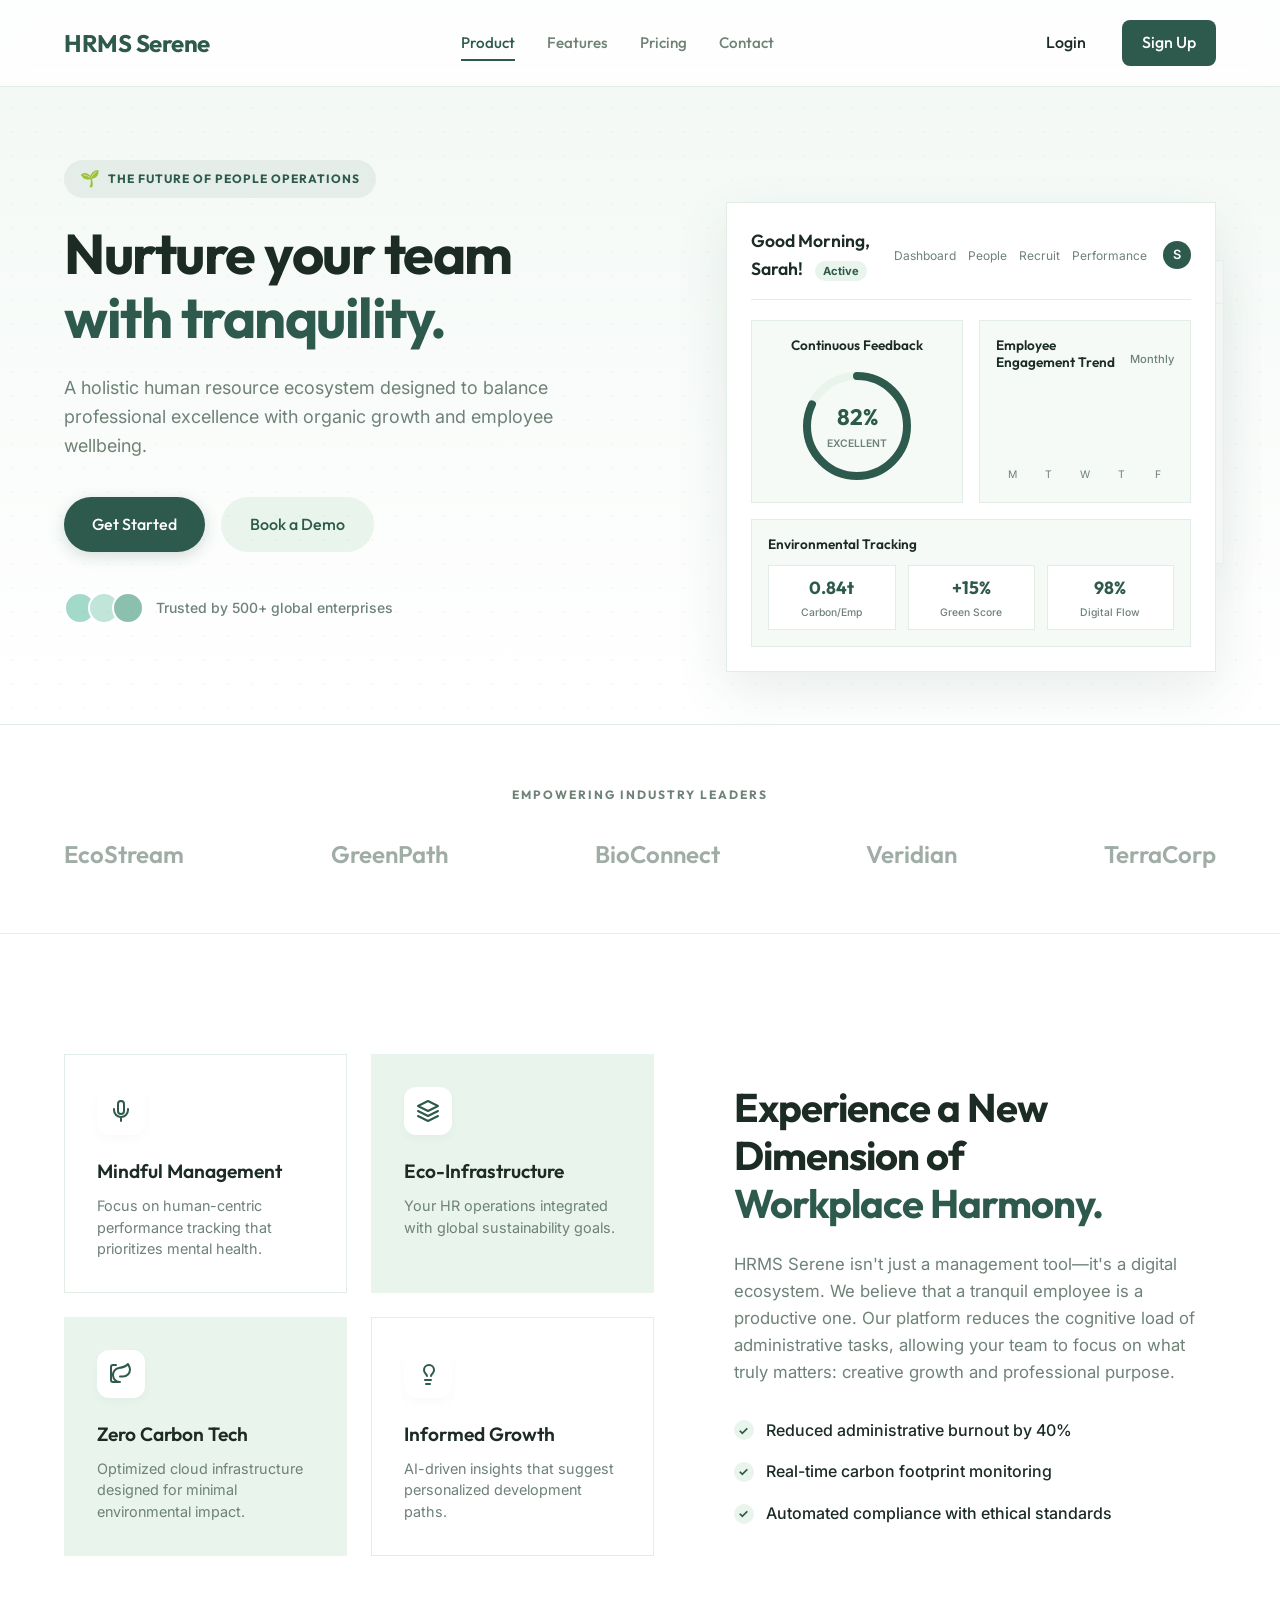
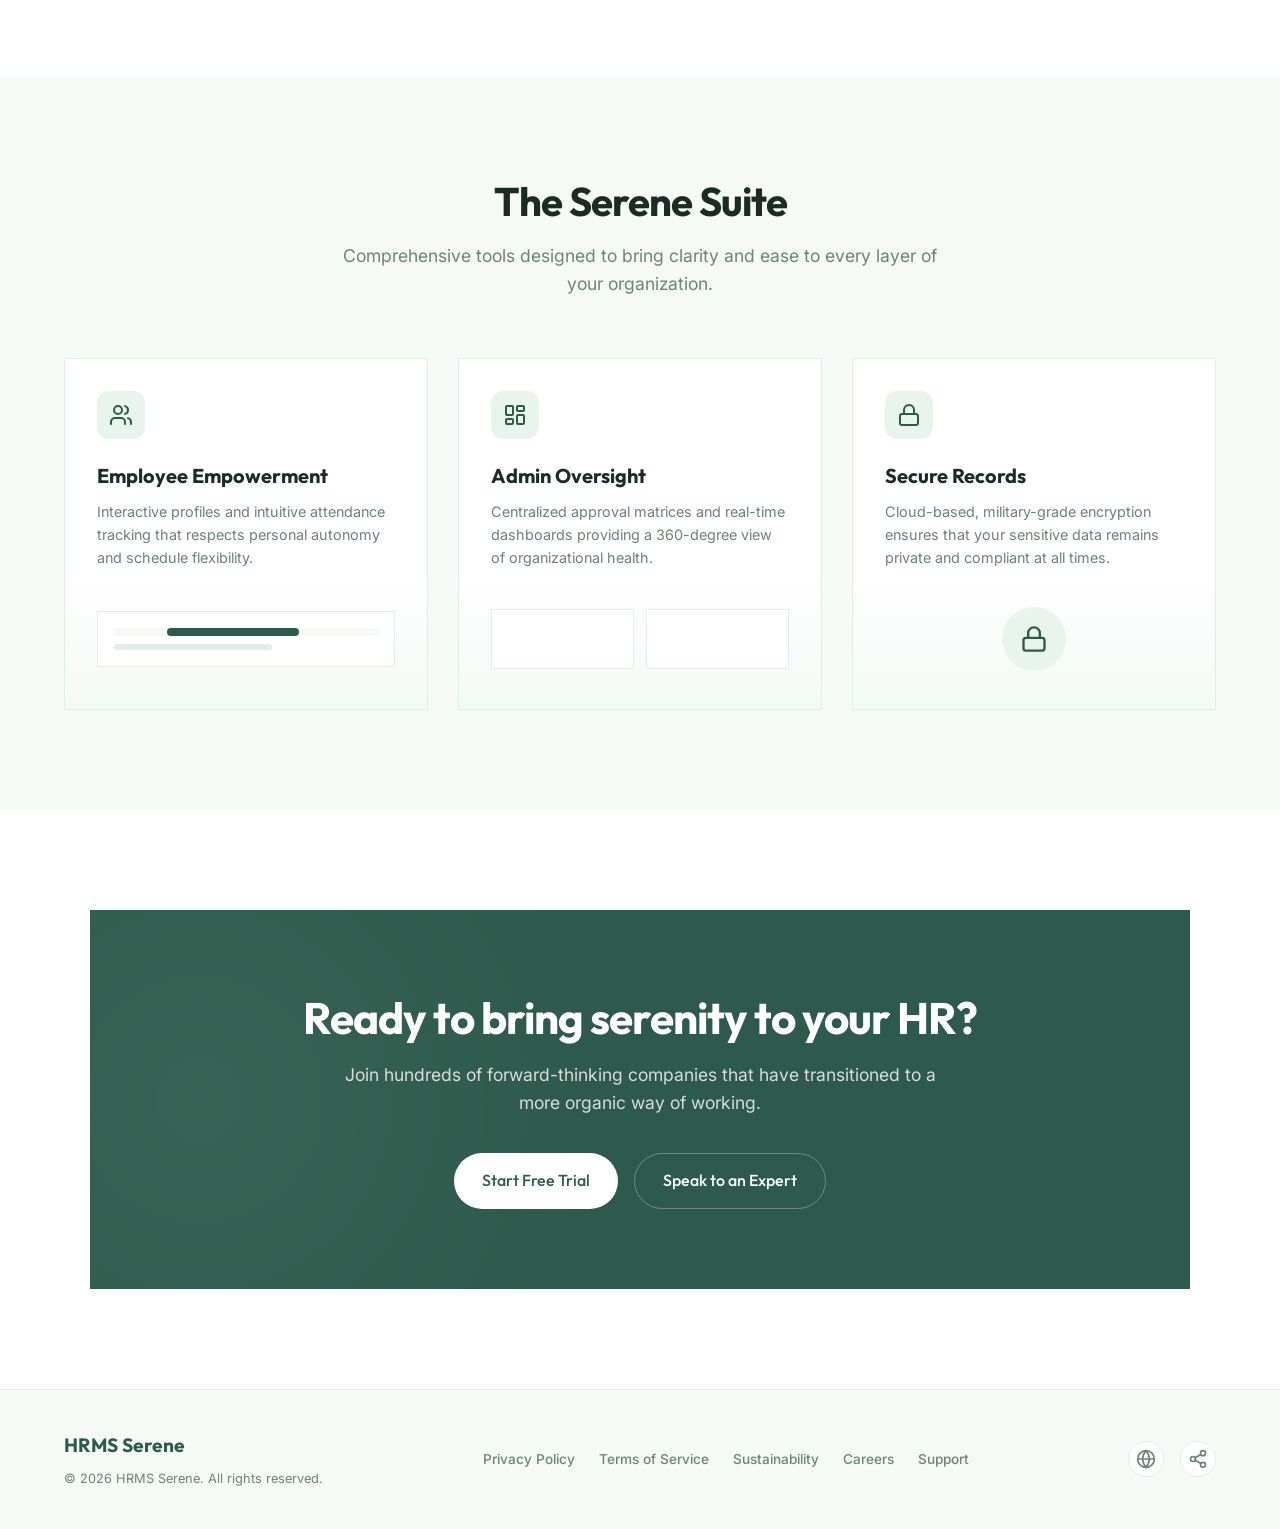
<file: templates/index.html>
<!DOCTYPE html>
<html lang="en">

<head>
    <meta charset="UTF-8">
    <meta name="viewport" content="width=device-width, initial-scale=1.0">
    <title>HRMS Serene - Nurture Your Team with Tranquility</title>
    <link rel="preconnect" href="https://fonts.googleapis.com">
    <link rel="preconnect" href="https://fonts.gstatic.com" crossorigin>
    <link
        href="https://fonts.googleapis.com/css2?family=Inter:wght@400;500;600&family=Outfit:wght@400;500;600;700&display=swap"
        rel="stylesheet">
    <link rel="stylesheet" href="../static/css/style.css">
</head>

<body>

    <!-- Header Navbar -->
    <header class="navbar">
        <div class="nav-container">
            <div class="logo">
                <span class="logo-text"><a href="index.html">HRMS Serene</a></span>
            </div>
            <nav class="nav-menu" id="navMenu">
                <a href="#product" class="nav-link active">Product</a>
                <a href="#features" class="nav-link">Features</a>
                <a href="#pricing" class="nav-link">Pricing</a>
                <a href="#contact" class="nav-link">Contact</a>
            </nav>
            <div class="nav-actions">
                <a href="signin.html" class="btn-login">Login</a>
                <a href="sign_up.html" class="btn-signup">Sign Up</a>
            </div>
            <button class="menu-toggle" id="menuToggle" aria-label="Toggle Navigation Menu">
                <span></span>
                <span></span>
                <span></span>
            </button>
        </div>
    </header>

    <main>
        <!-- Hero Section -->
        <section class="hero-section" id="product">
            <div class="hero-container">
                <div class="hero-content">
                    <div class="hero-badge">
                        <span class="badge-icon">🌱</span>
                        <span class="badge-text">THE FUTURE OF PEOPLE OPERATIONS</span>
                    </div>
                    <h1 class="hero-title">Nurture your team <br><span class="highlight-text">with tranquility.</span>
                    </h1>
                    <p class="hero-description">
                        A holistic human resource ecosystem designed to balance professional excellence with organic
                        growth and employee wellbeing.
                    </p>
                    <div class="hero-buttons">
                        <a href="sign_up.html" class="btn-primary">Get Started</a>
                        <a href="#demo" class="btn-secondary">Book a Demo</a>
                    </div>
                    <div class="hero-trust">
                        <div class="avatar-group">
                            <span class="avatar" style="background-color: #a3d9c9;"></span>
                            <span class="avatar" style="background-color: #c2e5d9;"></span>
                            <span class="avatar" style="background-color: #8bbfae;"></span>
                        </div>
                        <span class="trust-text">Trusted by 500+ global enterprises</span>
                    </div>
                </div>

                <div class="hero-visual">
                    <div class="dashboard-preview-container">
                        <!-- Main Dashboard Mockup Card -->
                        <div class="dashboard-card main-card">
                            <div class="db-header">
                                <div class="db-header-left">
                                    <span class="db-greeting">Good Morning, Sarah!</span>
                                    <span class="db-status-badge">Active</span>
                                </div>
                                <div class="db-header-right">
                                    <div class="db-nav-items">
                                        <span>Dashboard</span>
                                        <span>People</span>
                                        <span>Recruit</span>
                                        <span>Performance</span>
                                    </div>
                                    <div class="db-avatar">S</div>
                                </div>
                            </div>

                            <div class="db-grid">
                                <!-- Continuous Feedback Widget -->
                                <div class="db-widget feedback-widget">
                                    <h3 class="widget-title">Continuous Feedback</h3>
                                    <div class="progress-ring-container">
                                        <svg class="progress-ring" width="120" height="120">
                                            <circle class="progress-ring-bg" stroke="#e8f4ec" stroke-width="8"
                                                fill="transparent" r="50" cx="60" cy="60" />
                                            <circle class="progress-ring-bar" stroke="#2d5a4c" stroke-width="8"
                                                stroke-dasharray="314.16" stroke-dashoffset="56.55"
                                                stroke-linecap="round" fill="transparent" r="50" cx="60" cy="60" />
                                        </svg>
                                        <div class="progress-ring-text">
                                            <span class="progress-percent">82%</span>
                                            <span class="progress-label">Excellent</span>
                                        </div>
                                    </div>
                                </div>

                                <!-- Employee Engagement Widget -->
                                <div class="db-widget engagement-widget">
                                    <div class="widget-header">
                                        <h3 class="widget-title">Employee Engagement Trend</h3>
                                        <span class="widget-period">Monthly</span>
                                    </div>
                                    <div class="chart-container">
                                        <div class="chart-bar-container">
                                            <div class="chart-bar" style="height: 45%;"></div>
                                            <span class="chart-label">M</span>
                                        </div>
                                        <div class="chart-bar-container">
                                            <div class="chart-bar" style="height: 60%;"></div>
                                            <span class="chart-label">T</span>
                                        </div>
                                        <div class="chart-bar-container">
                                            <div class="chart-bar" style="height: 50%;"></div>
                                            <span class="chart-label">W</span>
                                        </div>
                                        <div class="chart-bar-container">
                                            <div class="chart-bar" style="height: 80%;"></div>
                                            <span class="chart-label">T</span>
                                        </div>
                                        <div class="chart-bar-container">
                                            <div class="chart-bar" style="height: 75%;"></div>
                                            <span class="chart-label">F</span>
                                        </div>
                                    </div>
                                </div>

                                <!-- Environmental Tracking Widget -->
                                <div class="db-widget env-widget">
                                    <h3 class="widget-title">Environmental Tracking</h3>
                                    <div class="env-metrics">
                                        <div class="env-metric-item">
                                            <span class="env-metric-value">0.84t</span>
                                            <span class="env-metric-label">Carbon/Emp</span>
                                        </div>
                                        <div class="env-metric-item">
                                            <span class="env-metric-value">+15%</span>
                                            <span class="env-metric-label">Green Score</span>
                                        </div>
                                        <div class="env-metric-item">
                                            <span class="env-metric-value">98%</span>
                                            <span class="env-metric-label">Digital Flow</span>
                                        </div>
                                    </div>
                                </div>
                            </div>
                        </div>
                        <!-- Secondary Card Peeking Behind -->
                        <div class="dashboard-card secondary-card">
                            <div class="db-header">
                                <div class="db-header-left">
                                    <span class="db-greeting">Recent Onboarding</span>
                                </div>
                            </div>
                        </div>
                    </div>
                </div>
            </div>
        </section>

        <!-- Logo Cloud Section -->
        <section class="logo-cloud-section">
            <div class="container">
                <p class="logo-cloud-title">EMPOWERING INDUSTRY LEADERS</p>
                <div class="logo-grid">
                    <span class="logo-item">EcoStream</span>
                    <span class="logo-item">GreenPath</span>
                    <span class="logo-item">BioConnect</span>
                    <span class="logo-item">Veridian</span>
                    <span class="logo-item">TerraCorp</span>
                </div>
            </div>
        </section>

        <!-- Features Grid & Right Side Content -->
        <section class="features-section" id="features">
            <div class="features-container">
                <div class="features-grid">
                    <!-- Card 1: Mindful Management -->
                    <div class="feature-card white-bg">
                        <div class="feature-icon-wrapper">
                            <svg width="24" height="24" viewBox="0 0 24 24" fill="none" stroke="#2d5a4c"
                                stroke-width="2" stroke-linecap="round" stroke-linejoin="round">
                                <path d="M12 2a3 3 0 0 0-3 3v7a3 3 0 0 0 6 0V5a3 3 0 0 0-3-3Z" />
                                <path d="M19 10v1a7 7 0 0 1-14 0v-1" />
                                <line x1="12" x2="12" y1="19" y2="22" />
                            </svg>
                        </div>
                        <h3 class="feature-card-title">Mindful Management</h3>
                        <p class="feature-card-description">Focus on human-centric performance tracking that prioritizes
                            mental health.</p>
                    </div>

                    <!-- Card 2: Eco-Infrastructure -->
                    <div class="feature-card green-bg">
                        <div class="feature-icon-wrapper">
                            <svg width="24" height="24" viewBox="0 0 24 24" fill="none" stroke="#2d5a4c"
                                stroke-width="2" stroke-linecap="round" stroke-linejoin="round">
                                <path d="M12 2L2 7l10 5 10-5-10-5z" />
                                <path d="M2 17l10 5 10-5" />
                                <path d="M2 12l10 5 10-5" />
                            </svg>
                        </div>
                        <h3 class="feature-card-title">Eco-Infrastructure</h3>
                        <p class="feature-card-description">Your HR operations integrated with global sustainability
                            goals.</p>
                    </div>

                    <!-- Card 3: Zero Carbon Tech -->
                    <div class="feature-card green-bg">
                        <div class="feature-icon-wrapper">
                            <svg width="24" height="24" viewBox="0 0 24 24" fill="none" stroke="#2d5a4c"
                                stroke-width="2" stroke-linecap="round" stroke-linejoin="round">
                                <path
                                    d="M11 20A7 7 0 0 1 9.8 6.1C15.5 5 17 4.48 19 2c1 2 2 3.5 2 5.5a7 7 0 0 1-7 7h-3" />
                                <path d="M9 20H4a2 2 0 0 1-2-2V5a2 2 0 0 1 2-2h3" />
                            </svg>
                        </div>
                        <h3 class="feature-card-title">Zero Carbon Tech</h3>
                        <p class="feature-card-description">Optimized cloud infrastructure designed for minimal
                            environmental impact.</p>
                    </div>

                    <!-- Card 4: Informed Growth -->
                    <div class="feature-card white-bg">
                        <div class="feature-icon-wrapper">
                            <svg width="24" height="24" viewBox="0 0 24 24" fill="none" stroke="#2d5a4c"
                                stroke-width="2" stroke-linecap="round" stroke-linejoin="round">
                                <path
                                    d="M15 14c.2-1 .7-1.7 1.5-2.5 1-.9 1.5-2.2 1.5-3.5A5 5 0 0 0 8 8c0 1 .3 2.2 1.5 3.5.7.7 1.3 1.5 1.5 2.5" />
                                <path d="M9 18h6" />
                                <path d="M10 22h4" />
                            </svg>
                        </div>
                        <h3 class="feature-card-title">Informed Growth</h3>
                        <p class="feature-card-description">AI-driven insights that suggest personalized development
                            paths.</p>
                    </div>
                </div>

                <div class="features-content">
                    <h2 class="features-title">Experience a New Dimension of <br><span class="highlight-text">Workplace
                            Harmony.</span></h2>
                    <p class="features-description">
                        HRMS Serene isn't just a management tool—it's a digital ecosystem. We believe that a tranquil
                        employee is a productive one. Our platform reduces the cognitive load of administrative tasks,
                        allowing your team to focus on what truly matters: creative growth and professional purpose.
                    </p>
                    <ul class="features-list">
                        <li>
                            <span class="check-icon">✓</span>
                            <span>Reduced administrative burnout by 40%</span>
                        </li>
                        <li>
                            <span class="check-icon">✓</span>
                            <span>Real-time carbon footprint monitoring</span>
                        </li>
                        <li>
                            <span class="check-icon">✓</span>
                            <span>Automated compliance with ethical standards</span>
                        </li>
                    </ul>
                </div>
            </div>
        </section>

        <!-- The Serene Suite Section -->
        <section class="suite-section" id="pricing">
            <div class="suite-container">
                <div class="suite-header">
                    <h2 class="suite-title">The Serene Suite</h2>
                    <p class="suite-subtitle">Comprehensive tools designed to bring clarity and ease to every layer of
                        your organization.</p>
                </div>

                <div class="suite-grid">
                    <!-- Suite Card 1 -->
                    <div class="suite-card">
                        <div class="suite-card-top">
                            <div class="suite-icon-wrapper">
                                <svg width="24" height="24" viewBox="0 0 24 24" fill="none" stroke="#2d5a4c"
                                    stroke-width="2" stroke-linecap="round" stroke-linejoin="round">
                                    <path d="M16 21v-2a4 4 0 0 0-4-4H6a4 4 0 0 0-4 4v2" />
                                    <circle cx="9" cy="7" r="4" />
                                    <path d="M22 21v-2a4 4 0 0 0-3-3.87" />
                                    <path d="M16 3.13a4 4 0 0 1 0 7.75" />
                                </svg>
                            </div>
                            <h3 class="suite-card-title">Employee Empowerment</h3>
                            <p class="suite-card-description">Interactive profiles and intuitive attendance tracking
                                that respects personal autonomy and schedule flexibility.</p>
                        </div>
                        <div class="suite-illustration">
                            <div class="timeline-visual">
                                <div class="timeline-bar-full">
                                    <div class="timeline-active-segment"></div>
                                </div>
                                <div class="timeline-bar-sub"></div>
                            </div>
                        </div>
                    </div>

                    <!-- Suite Card 2 -->
                    <div class="suite-card">
                        <div class="suite-card-top">
                            <div class="suite-icon-wrapper">
                                <svg width="24" height="24" viewBox="0 0 24 24" fill="none" stroke="#2d5a4c"
                                    stroke-width="2" stroke-linecap="round" stroke-linejoin="round">
                                    <rect x="3" y="3" width="7" height="9" rx="1" />
                                    <rect x="14" y="3" width="7" height="5" rx="1" />
                                    <rect x="14" y="12" width="7" height="9" rx="1" />
                                    <rect x="3" y="16" width="7" height="5" rx="1" />
                                </svg>
                            </div>
                            <h3 class="suite-card-title">Admin Oversight</h3>
                            <p class="suite-card-description">Centralized approval matrices and real-time dashboards
                                providing a 360-degree view of organizational health.</p>
                        </div>
                        <div class="suite-illustration">
                            <div class="admin-oversight-visual">
                                <div class="oversight-box"></div>
                                <div class="oversight-box"></div>
                            </div>
                        </div>
                    </div>

                    <!-- Suite Card 3 -->
                    <div class="suite-card">
                        <div class="suite-card-top">
                            <div class="suite-icon-wrapper">
                                <svg width="24" height="24" viewBox="0 0 24 24" fill="none" stroke="#2d5a4c"
                                    stroke-width="2" stroke-linecap="round" stroke-linejoin="round">
                                    <rect x="3" y="11" width="18" height="11" rx="2" ry="2" />
                                    <path d="M7 11V7a5 5 0 0 1 10 0v4" />
                                </svg>
                            </div>
                            <h3 class="suite-card-title">Secure Records</h3>
                            <p class="suite-card-description">Cloud-based, military-grade encryption ensures that your
                                sensitive data remains private and compliant at all times.</p>
                        </div>
                        <div class="suite-illustration">
                            <div class="secure-records-visual">
                                <div class="lock-circle">
                                    <svg width="28" height="28" viewBox="0 0 24 24" fill="none" stroke="#2d5a4c"
                                        stroke-width="2" stroke-linecap="round" stroke-linejoin="round">
                                        <rect x="3" y="11" width="18" height="11" rx="2" ry="2" />
                                        <path d="M7 11V7a5 5 0 0 1 10 0v4" />
                                    </svg>
                                </div>
                            </div>
                        </div>
                    </div>
                </div>
            </div>
        </section>

        <!-- Call To Action (CTA) Section -->
        <section class="cta-section" id="contact">
            <div class="cta-container">
                <h2 class="cta-title">Ready to bring serenity to your HR?</h2>
                <p class="cta-subtitle">Join hundreds of forward-thinking companies that have transitioned to a more
                    organic way of working.</p>
                <div class="cta-buttons">
                    <a href="signup.html" class="btn-cta-primary">Start Free Trial</a>
                    <a href="#demo" class="btn-cta-secondary">Speak to an Expert</a>
                </div>
            </div>
        </section>
    </main>

    <!-- Footer -->
    <footer class="footer">
        <div class="footer-container">
            <div class="footer-left">
                <span class="footer-logo">HRMS Serene</span>
                <span class="footer-copy">© 2026 HRMS Serene. All rights reserved.</span>
            </div>
            <div class="footer-links">
                <a href="#privacy">Privacy Policy</a>
                <a href="#terms">Terms of Service</a>
                <a href="#sustainability">Sustainability</a>
                <a href="#careers">Careers</a>
                <a href="#support">Support</a>
            </div>
            <div class="footer-actions">
                <a href="#globe" class="footer-icon-link" aria-label="Globe">
                    <svg width="20" height="20" viewBox="0 0 24 24" fill="none" stroke="currentColor" stroke-width="2"
                        stroke-linecap="round" stroke-linejoin="round">
                        <circle cx="12" cy="12" r="10" />
                        <line x1="2" y1="12" x2="22" y2="12" />
                        <path
                            d="M12 2a15.3 15.3 0 0 1 4 10 15.3 15.3 0 0 1-4 10 15.3 15.3 0 0 1-4-10 15.3 15.3 0 0 1 4-10z" />
                    </svg>
                </a>
                <a href="#share" class="footer-icon-link" aria-label="Share">
                    <svg width="20" height="20" viewBox="0 0 24 24" fill="none" stroke="currentColor" stroke-width="2"
                        stroke-linecap="round" stroke-linejoin="round">
                        <circle cx="18" cy="5" r="3" />
                        <circle cx="6" cy="12" r="3" />
                        <circle cx="18" cy="19" r="3" />
                        <line x1="8.59" y1="13.51" x2="15.42" y2="17.49" />
                        <line x1="15.41" y1="6.51" x2="8.59" y2="10.49" />
                    </svg>
                </a>
            </div>
        </div>
    </footer>

    <script src="../static/js/index.js"></script>
</body>

</html>
</file>
<file: static/css/style.css>
/* HRMS Serene - Custom CSS stylesheet */

/* Reset & Variables */
:root {
    --primary: #2d5a4c;
    --primary-hover: #1e3e34;
    --primary-light: #e8f4ec;
    --primary-light-hover: #d5ebdcf5;
    
    --bg-light: #f5faf6;
    --white: #ffffff;
    --text-main: #1c2b24;
    --text-muted: #6e8277;
    --border-color: #e2ede6;
    
    --shadow-sm: 0 4px 10px rgba(45, 90, 76, 0.03);
    --shadow-md: 0 10px 30px rgba(45, 90, 76, 0.06);
    --shadow-lg: 0 20px 50px rgba(45, 90, 76, 0.1);
    
    --font-heading: 'Outfit', sans-serif;
    --font-body: 'Inter', sans-serif;
    
    --transition: all 0.3s cubic-bezier(0.4, 0, 0.2, 1);
}

* {
    margin: 0;
    padding: 0;
    box-sizing: border-box;
}

html {
    scroll-behavior: smooth;
}

body {
    font-family: var(--font-body);
    background-color: var(--white);
    color: var(--text-main);
    line-height: 1.6;
    overflow-x: hidden;
    -webkit-font-smoothing: antialiased;
}

/* Typography */
h1, h2, h3, h4 {
    font-family: var(--font-heading);
    font-weight: 700;
    color: var(--text-main);
    line-height: 1.25;
}

a {
    text-decoration: none;
    color: inherit;
    transition: var(--transition);
}

ul {
    list-style: none;
}

/* Custom Buttons */
.btn-primary {
    display: inline-flex;
    align-items: center;
    justify-content: center;
    background-color: var(--primary);
    color: var(--white) !important;
    padding: 14px 28px;
    border-radius: 30px;
    font-family: var(--font-heading);
    font-weight: 500;
    box-shadow: 0 4px 15px rgba(45, 90, 76, 0.2);
}

.btn-primary:hover {
    background-color: var(--primary-hover);
    transform: translateY(-2px);
    box-shadow: 0 6px 20px rgba(45, 90, 76, 0.3);
}

.btn-secondary {
    display: inline-flex;
    align-items: center;
    justify-content: center;
    background-color: var(--primary-light);
    color: var(--primary) !important;
    padding: 14px 28px;
    border-radius: 30px;
    font-family: var(--font-heading);
    font-weight: 500;
    border: 1px solid transparent;
}

.btn-secondary:hover {
    background-color: var(--primary-light-hover);
    transform: translateY(-2px);
}

/* Navbar */
.navbar {
    position: fixed;
    top: 0;
    left: 0;
    width: 100%;
    z-index: 1000;
    background-color: rgba(255, 255, 255, 0.85);
    backdrop-filter: blur(10px);
    -webkit-backdrop-filter: blur(10px);
    border-bottom: 1px solid var(--border-color);
    transition: var(--transition);
}

.nav-container {
    max-width: 1200px;
    margin: 0 auto;
    padding: 20px 24px;
    display: flex;
    align-items: center;
    justify-content: space-between;
}

.logo {
    display: flex;
    align-items: center;
}

.logo-text {
    font-family: var(--font-heading);
    font-size: 1.5rem;
    font-weight: 700;
    color: var(--primary);
    letter-spacing: -0.5px;
}

.nav-menu {
    display: flex;
    align-items: center;
    gap: 32px;
}

.nav-link {
    font-family: var(--font-heading);
    font-weight: 500;
    color: var(--text-muted);
    font-size: 0.95rem;
    position: relative;
    padding: 6px 0;
}

.nav-link:hover, .nav-link.active {
    color: var(--primary);
}

.nav-link::after {
    content: '';
    position: absolute;
    bottom: 0;
    left: 0;
    width: 0;
    height: 2px;
    background-color: var(--primary);
    transition: var(--transition);
}

.nav-link:hover::after, .nav-link.active::after {
    width: 100%;
}

.nav-actions {
    display: flex;
    align-items: center;
    gap: 16px;
}

.btn-login {
    font-family: var(--font-heading);
    font-weight: 500;
    color: var(--text-main);
    padding: 10px 20px;
}

.btn-login:hover {
    color: var(--primary);
}

.btn-signup {
    display: inline-flex;
    align-items: center;
    justify-content: center;
    background-color: var(--primary);
    color: var(--white) !important;
    padding: 10px 20px;
    border-radius: 8px;
    font-family: var(--font-heading);
    font-weight: 500;
}

.btn-signup:hover {
    background-color: var(--primary-hover);
}

.menu-toggle {
    display: none;
    flex-direction: column;
    gap: 6px;
    background: transparent;
    border: none;
    cursor: pointer;
    padding: 4px;
}

.menu-toggle span {
    display: block;
    width: 24px;
    height: 2px;
    background-color: var(--text-main);
    transition: var(--transition);
}

/* Hero Section */
.hero-section {
    padding: 160px 0 100px;
    background: linear-gradient(180deg, #f2f8f4 0%, var(--white) 100%);
    position: relative;
    overflow: hidden;
}

.hero-section::before {
    content: '';
    position: absolute;
    top: 0;
    left: 0;
    right: 0;
    bottom: 0;
    background-image: radial-gradient(rgba(45, 90, 76, 0.04) 1px, transparent 1px);
    background-size: 24px 24px;
    pointer-events: none;
}

.hero-container {
    max-width: 1200px;
    margin: 0 auto;
    padding: 0 24px;
    display: grid;
    grid-template-columns: 1.1fr 0.9fr;
    gap: 64px;
    align-items: center;
}

.hero-content {
    display: flex;
    flex-direction: column;
    align-items: flex-start;
}

.hero-badge {
    display: inline-flex;
    align-items: center;
    gap: 8px;
    background-color: rgba(45, 90, 76, 0.08);
    padding: 6px 16px;
    border-radius: 20px;
    margin-bottom: 24px;
}

.badge-icon {
    font-size: 1rem;
}

.badge-text {
    font-family: var(--font-heading);
    font-size: 0.75rem;
    font-weight: 700;
    color: var(--primary);
    letter-spacing: 1px;
}

.hero-title {
    font-size: 3.5rem;
    line-height: 1.15;
    margin-bottom: 24px;
    letter-spacing: -1.5px;
}

.highlight-text {
    color: var(--primary);
}

.hero-description {
    font-size: 1.125rem;
    color: var(--text-muted);
    margin-bottom: 36px;
    max-width: 520px;
}

.hero-buttons {
    display: flex;
    gap: 16px;
    margin-bottom: 40px;
}

.hero-trust {
    display: flex;
    align-items: center;
    gap: 12px;
}

.avatar-group {
    display: flex;
}

.avatar {
    width: 32px;
    height: 32px;
    border-radius: 50%;
    border: 2px solid var(--white);
    margin-left: -8px;
}

.avatar:first-child {
    margin-left: 0;
}

.trust-text {
    font-size: 0.875rem;
    color: var(--text-muted);
    font-weight: 500;
}

/* Dashboard Mockup Styling */
.hero-visual {
    position: relative;
    display: flex;
    justify-content: center;
    align-items: center;
}

.dashboard-preview-container {
    position: relative;
    width: 100%;
    max-width: 520px;
    height: 380px;
}

.dashboard-card {
    background-color: var(--white);
    border-radius: var(--border-radius-lg);
    box-shadow: var(--shadow-lg);
    border: 1px solid var(--border-color);
    position: absolute;
    width: 100%;
}

.main-card {
    top: 0;
    left: 0;
    z-index: 2;
    padding: 24px;
    transition: var(--transition);
}

.main-card:hover {
    transform: translateY(-5px);
}

.secondary-card {
    top: 50px;
    left: 20px;
    z-index: 1;
    height: 320px;
    opacity: 0.5;
    transform: scale(0.95);
    pointer-events: none;
    overflow: hidden;
}

.db-header {
    display: flex;
    justify-content: space-between;
    align-items: center;
    border-bottom: 1px solid var(--border-color);
    padding-bottom: 16px;
    margin-bottom: 20px;
}

.db-greeting {
    font-family: var(--font-heading);
    font-weight: 600;
    font-size: 1.1rem;
}

.db-status-badge {
    background-color: var(--primary-light);
    color: var(--primary);
    font-size: 0.7rem;
    font-weight: 700;
    padding: 3px 8px;
    border-radius: 12px;
    margin-left: 8px;
}

.db-header-right {
    display: flex;
    align-items: center;
    gap: 16px;
}

.db-nav-items {
    display: flex;
    gap: 12px;
    font-size: 0.75rem;
    color: var(--text-muted);
}

.db-avatar {
    width: 28px;
    height: 28px;
    background-color: var(--primary);
    color: var(--white);
    border-radius: 50%;
    display: flex;
    align-items: center;
    justify-content: center;
    font-weight: 600;
    font-size: 0.8rem;
}

.db-grid {
    display: grid;
    grid-template-columns: 1fr 1fr;
    gap: 16px;
}

.db-widget {
    background-color: var(--bg-light);
    border-radius: var(--border-radius-md);
    padding: 16px;
    border: 1px solid var(--border-color);
}

.widget-title {
    font-size: 0.85rem;
    font-weight: 600;
    margin-bottom: 12px;
    color: var(--text-main);
}

.feedback-widget {
    grid-column: span 1;
    display: flex;
    flex-direction: column;
    align-items: center;
}

.progress-ring-container {
    position: relative;
    display: flex;
    justify-content: center;
    align-items: center;
    width: 120px;
    height: 120px;
}

.progress-ring {
    transform: rotate(-90deg);
}

.progress-ring-text {
    position: absolute;
    display: flex;
    flex-direction: column;
    align-items: center;
}

.progress-percent {
    font-family: var(--font-heading);
    font-size: 1.4rem;
    font-weight: 700;
    color: var(--primary);
}

.progress-label {
    font-size: 0.65rem;
    color: var(--text-muted);
    font-weight: 600;
    text-transform: uppercase;
}

.engagement-widget {
    grid-column: span 1;
    display: flex;
    flex-direction: column;
}

.widget-header {
    display: flex;
    justify-content: space-between;
    align-items: center;
    width: 100%;
}

.widget-period {
    font-size: 0.7rem;
    color: var(--text-muted);
    font-weight: 500;
}

.chart-container {
    display: flex;
    justify-content: space-between;
    align-items: flex-end;
    height: 90px;
    margin-top: 10px;
    padding: 0 4px;
}

.chart-bar-container {
    display: flex;
    flex-direction: column;
    align-items: center;
    gap: 4px;
    width: 14%;
}

.chart-bar {
    width: 100%;
    background-color: var(--primary);
    border-radius: 4px 4px 0 0;
    transition: height 1s ease-in-out;
}

.chart-bar-container:hover .chart-bar {
    background-color: var(--primary-hover);
}

.chart-label {
    font-size: 0.65rem;
    color: var(--text-muted);
}

.env-widget {
    grid-column: span 2;
}

.env-metrics {
    display: flex;
    justify-content: space-between;
    gap: 12px;
}

.env-metric-item {
    display: flex;
    flex-direction: column;
    align-items: center;
    background-color: var(--white);
    border: 1px solid var(--border-color);
    border-radius: var(--border-radius-sm);
    padding: 8px 12px;
    flex: 1;
}

.env-metric-value {
    font-family: var(--font-heading);
    font-weight: 700;
    color: var(--primary);
    font-size: 1.1rem;
}

.env-metric-label {
    font-size: 0.65rem;
    color: var(--text-muted);
    font-weight: 500;
    margin-top: 2px;
}

/* Logo Cloud Section */
.logo-cloud-section {
    padding: 60px 0;
    border-top: 1px solid var(--border-color);
    border-bottom: 1px solid var(--border-color);
    background-color: var(--white);
}

.logo-cloud-section .container {
    max-width: 1200px;
    margin: 0 auto;
    padding: 0 24px;
    text-align: center;
}

.logo-cloud-title {
    font-family: var(--font-heading);
    font-size: 0.75rem;
    font-weight: 700;
    color: var(--text-muted);
    letter-spacing: 2px;
    margin-bottom: 30px;
}

.logo-grid {
    display: flex;
    justify-content: space-between;
    align-items: center;
    flex-wrap: wrap;
    gap: 30px;
}

.logo-item {
    font-family: var(--font-heading);
    font-size: 1.5rem;
    font-weight: 600;
    color: var(--text-muted);
    opacity: 0.65;
    transition: var(--transition);
}

.logo-item:hover {
    opacity: 1;
    color: var(--primary);
}

/* Features Section */
.features-section {
    padding: 120px 0;
    background-color: var(--white);
}

.features-container {
    max-width: 1200px;
    margin: 0 auto;
    padding: 0 24px;
    display: grid;
    grid-template-columns: 1.1fr 0.9fr;
    gap: 80px;
    align-items: center;
}

.features-grid {
    display: grid;
    grid-template-columns: 1fr 1fr;
    gap: 24px;
}

.feature-card {
    border-radius: var(--border-radius-lg);
    padding: 32px;
    transition: var(--transition);
    border: 1px solid var(--border-color);
}

.feature-card:hover {
    transform: translateY(-5px);
    box-shadow: var(--shadow-md);
}

.white-bg {
    background-color: var(--white);
}

.green-bg {
    background-color: var(--primary-light);
    border-color: transparent;
}

.feature-icon-wrapper {
    width: 48px;
    height: 48px;
    border-radius: 12px;
    background-color: var(--white);
    display: flex;
    align-items: center;
    justify-content: center;
    margin-bottom: 24px;
    box-shadow: var(--shadow-sm);
}

.feature-card-title {
    font-size: 1.2rem;
    font-weight: 600;
    margin-bottom: 12px;
}

.feature-card-description {
    font-size: 0.9rem;
    color: var(--text-muted);
    line-height: 1.5;
}

.features-content {
    display: flex;
    flex-direction: column;
    align-items: flex-start;
}

.features-title {
    font-size: 2.5rem;
    line-height: 1.2;
    margin-bottom: 24px;
    letter-spacing: -1px;
}

.features-description {
    color: var(--text-muted);
    font-size: 1.05rem;
    margin-bottom: 32px;
}

.features-list {
    display: flex;
    flex-direction: column;
    gap: 16px;
}

.features-list li {
    display: flex;
    align-items: center;
    gap: 12px;
    font-size: 1rem;
    font-weight: 500;
}

.check-icon {
    display: inline-flex;
    align-items: center;
    justify-content: center;
    width: 20px;
    height: 20px;
    background-color: var(--primary-light);
    color: var(--primary);
    border-radius: 50%;
    font-size: 0.75rem;
    font-weight: bold;
}

/* The Serene Suite */
.suite-section {
    padding: 100px 0;
    background-color: var(--bg-light);
}

.suite-container {
    max-width: 1200px;
    margin: 0 auto;
    padding: 0 24px;
}

.suite-header {
    text-align: center;
    margin-bottom: 60px;
}

.suite-title {
    font-size: 2.5rem;
    margin-bottom: 16px;
    letter-spacing: -1px;
}

.suite-subtitle {
    color: var(--text-muted);
    font-size: 1.1rem;
    max-width: 600px;
    margin: 0 auto;
}

.suite-grid {
    display: grid;
    grid-template-columns: repeat(3, 1fr);
    gap: 30px;
}

.suite-card {
    background-color: var(--white);
    border-radius: var(--border-radius-lg);
    border: 1px solid var(--border-color);
    overflow: hidden;
    display: flex;
    flex-direction: column;
    justify-content: space-between;
    transition: var(--transition);
}

.suite-card:hover {
    transform: translateY(-5px);
    box-shadow: var(--shadow-md);
}

.suite-card-top {
    padding: 32px 32px 0 32px;
}

.suite-icon-wrapper {
    width: 48px;
    height: 48px;
    border-radius: 12px;
    background-color: var(--primary-light);
    display: flex;
    align-items: center;
    justify-content: center;
    margin-bottom: 24px;
}

.suite-card-title {
    font-size: 1.25rem;
    margin-bottom: 12px;
}

.suite-card-description {
    color: var(--text-muted);
    font-size: 0.9rem;
    line-height: 1.6;
}

.suite-illustration {
    padding: 32px;
    background: linear-gradient(180deg, rgba(255,255,255,0) 0%, rgba(232,244,236,0.5) 100%);
    display: flex;
    justify-content: center;
    align-items: center;
    min-height: 140px;
}

/* Card 1 Illustration (Timeline) */
.timeline-visual {
    width: 100%;
    background-color: var(--white);
    border: 1px solid var(--border-color);
    border-radius: var(--border-radius-sm);
    padding: 16px;
    display: flex;
    flex-direction: column;
    gap: 8px;
}

.timeline-bar-full {
    height: 8px;
    background-color: var(--bg-light);
    border-radius: 4px;
    position: relative;
    overflow: hidden;
}

.timeline-active-segment {
    position: absolute;
    left: 20%;
    width: 50%;
    height: 100%;
    background-color: var(--primary);
    border-radius: 4px;
}

.timeline-bar-sub {
    height: 6px;
    width: 60%;
    background-color: var(--border-color);
    border-radius: 3px;
}

/* Card 2 Illustration (Admin Oversight boxes) */
.admin-oversight-visual {
    display: flex;
    gap: 12px;
    width: 100%;
}

.oversight-box {
    flex: 1;
    height: 60px;
    background-color: var(--white);
    border: 1px solid var(--border-color);
    border-radius: var(--border-radius-sm);
}

/* Card 3 Illustration (Secure records lock) */
.secure-records-visual {
    display: flex;
    justify-content: center;
    align-items: center;
    width: 100%;
}

.lock-circle {
    width: 64px;
    height: 64px;
    background-color: var(--primary-light);
    border-radius: 50%;
    display: flex;
    align-items: center;
    justify-content: center;
}

/* CTA Section */
.cta-section {
    padding: 100px 0;
    background-color: var(--white);
}

.cta-container {
    max-width: 1100px;
    margin: 0 auto;
    padding: 80px 40px;
    background-color: var(--primary);
    border-radius: var(--border-radius-lg);
    text-align: center;
    color: var(--white);
    position: relative;
    overflow: hidden;
}

.cta-container::before {
    content: '';
    position: absolute;
    top: -50%;
    left: -30%;
    width: 80%;
    height: 200%;
    background: radial-gradient(circle, rgba(255, 255, 255, 0.05) 0%, rgba(255, 255, 255, 0) 70%);
    pointer-events: none;
}

.cta-title {
    color: var(--white);
    font-size: 2.75rem;
    margin-bottom: 16px;
    letter-spacing: -1px;
}

.cta-subtitle {
    color: rgba(255, 255, 255, 0.8);
    font-size: 1.1rem;
    max-width: 600px;
    margin: 0 auto 36px;
}

.cta-buttons {
    display: flex;
    justify-content: center;
    gap: 16px;
}

.btn-cta-primary {
    display: inline-flex;
    align-items: center;
    justify-content: center;
    background-color: var(--white);
    color: var(--primary) !important;
    padding: 14px 28px;
    border-radius: 30px;
    font-family: var(--font-heading);
    font-weight: 500;
}

.btn-cta-primary:hover {
    transform: translateY(-2px);
    box-shadow: 0 4px 15px rgba(0, 0, 0, 0.15);
}

.btn-cta-secondary {
    display: inline-flex;
    align-items: center;
    justify-content: center;
    background-color: transparent;
    color: var(--white) !important;
    padding: 14px 28px;
    border-radius: 30px;
    font-family: var(--font-heading);
    font-weight: 500;
    border: 1px solid rgba(255, 255, 255, 0.3);
}

.btn-cta-secondary:hover {
    border-color: var(--white);
    transform: translateY(-2px);
}

/* Footer */
.footer {
    background-color: var(--bg-light);
    border-top: 1px solid var(--border-color);
    padding: 40px 0;
}

.footer-container {
    max-width: 1200px;
    margin: 0 auto;
    padding: 0 24px;
    display: flex;
    align-items: center;
    justify-content: space-between;
}

.footer-left {
    display: flex;
    flex-direction: column;
    gap: 8px;
}

.footer-logo {
    font-family: var(--font-heading);
    font-weight: 700;
    color: var(--primary);
    font-size: 1.2rem;
}

.footer-copy {
    font-size: 0.8rem;
    color: var(--text-muted);
}

.footer-links {
    display: flex;
    gap: 24px;
}

.footer-links a {
    font-size: 0.85rem;
    color: var(--text-muted);
    font-weight: 500;
}

.footer-links a:hover {
    color: var(--primary);
}

.footer-actions {
    display: flex;
    gap: 16px;
}

.footer-icon-link {
    display: flex;
    align-items: center;
    justify-content: center;
    width: 36px;
    height: 36px;
    border-radius: 50%;
    color: var(--text-muted);
    border: 1px solid var(--border-color);
    background-color: var(--white);
}

.footer-icon-link:hover {
    color: var(--primary);
    border-color: var(--primary);
}

/* Responsive Styles */
@media (max-width: 1024px) {
    .hero-container {
        grid-template-columns: 1fr;
        gap: 60px;
        text-align: center;
    }
    
    .hero-content {
        align-items: center;
    }
    
    .hero-visual {
        max-width: 520px;
        margin: 0 auto;
        width: 100%;
    }
    
    .features-container {
        grid-template-columns: 1fr;
        gap: 60px;
    }
    
    .suite-grid {
        grid-template-columns: 1fr 1fr;
    }
}

@media (max-width: 768px) {
    .navbar {
        padding: 10px 0;
    }
    
    .nav-menu {
        display: none;
        position: absolute;
        top: 100%;
        left: 0;
        width: 100%;
        background-color: var(--white);
        flex-direction: column;
        padding: 24px;
        gap: 16px;
        box-shadow: var(--shadow-md);
        border-top: 1px solid var(--border-color);
    }
    
    .nav-menu.open {
        display: flex;
    }
    
    .nav-actions {
        display: none;
    }
    
    .menu-toggle {
        display: flex;
    }
    
    .hero-title {
        font-size: 2.75rem;
    }
    
    .suite-grid {
        grid-template-columns: 1fr;
    }
    
    .features-grid {
        grid-template-columns: 1fr;
    }
    
    .footer-container {
        flex-direction: column;
        gap: 24px;
        text-align: center;
    }
    
    .logo-grid {
        justify-content: center;
    }
}
</file>
